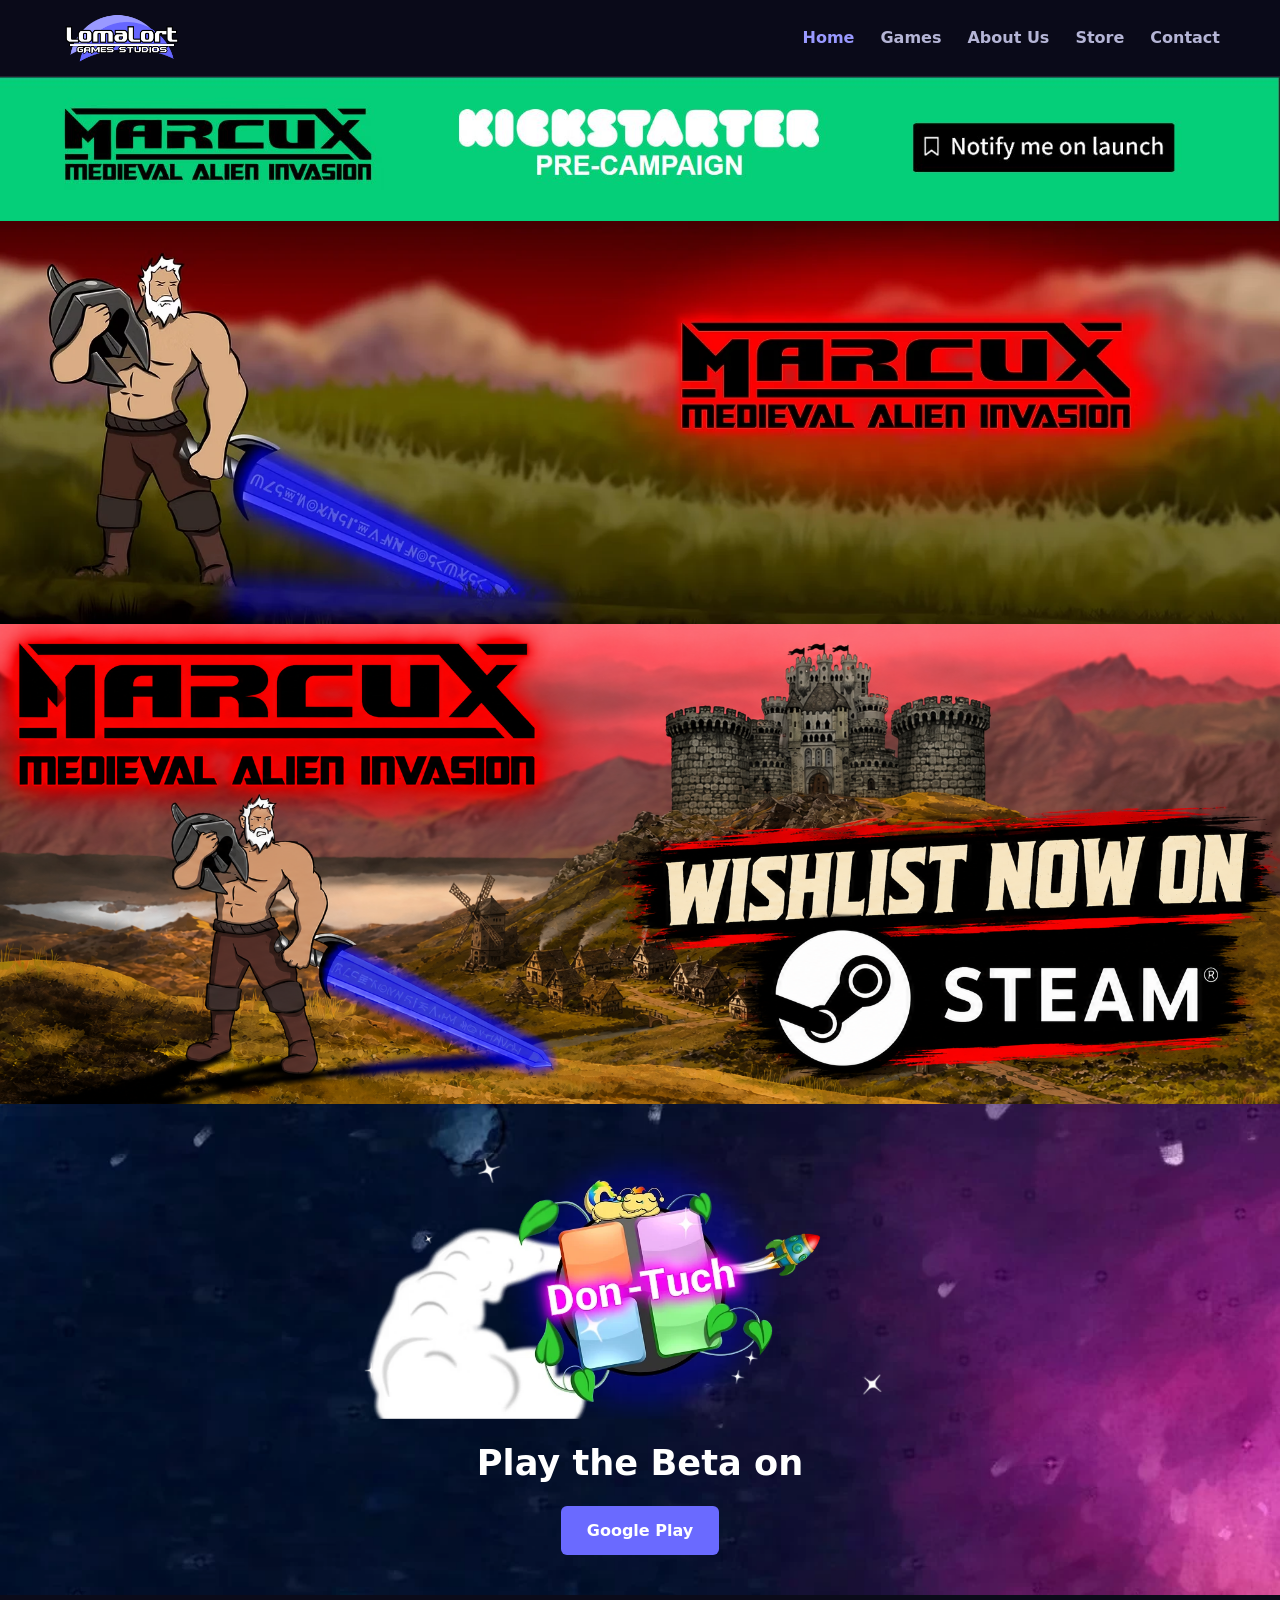
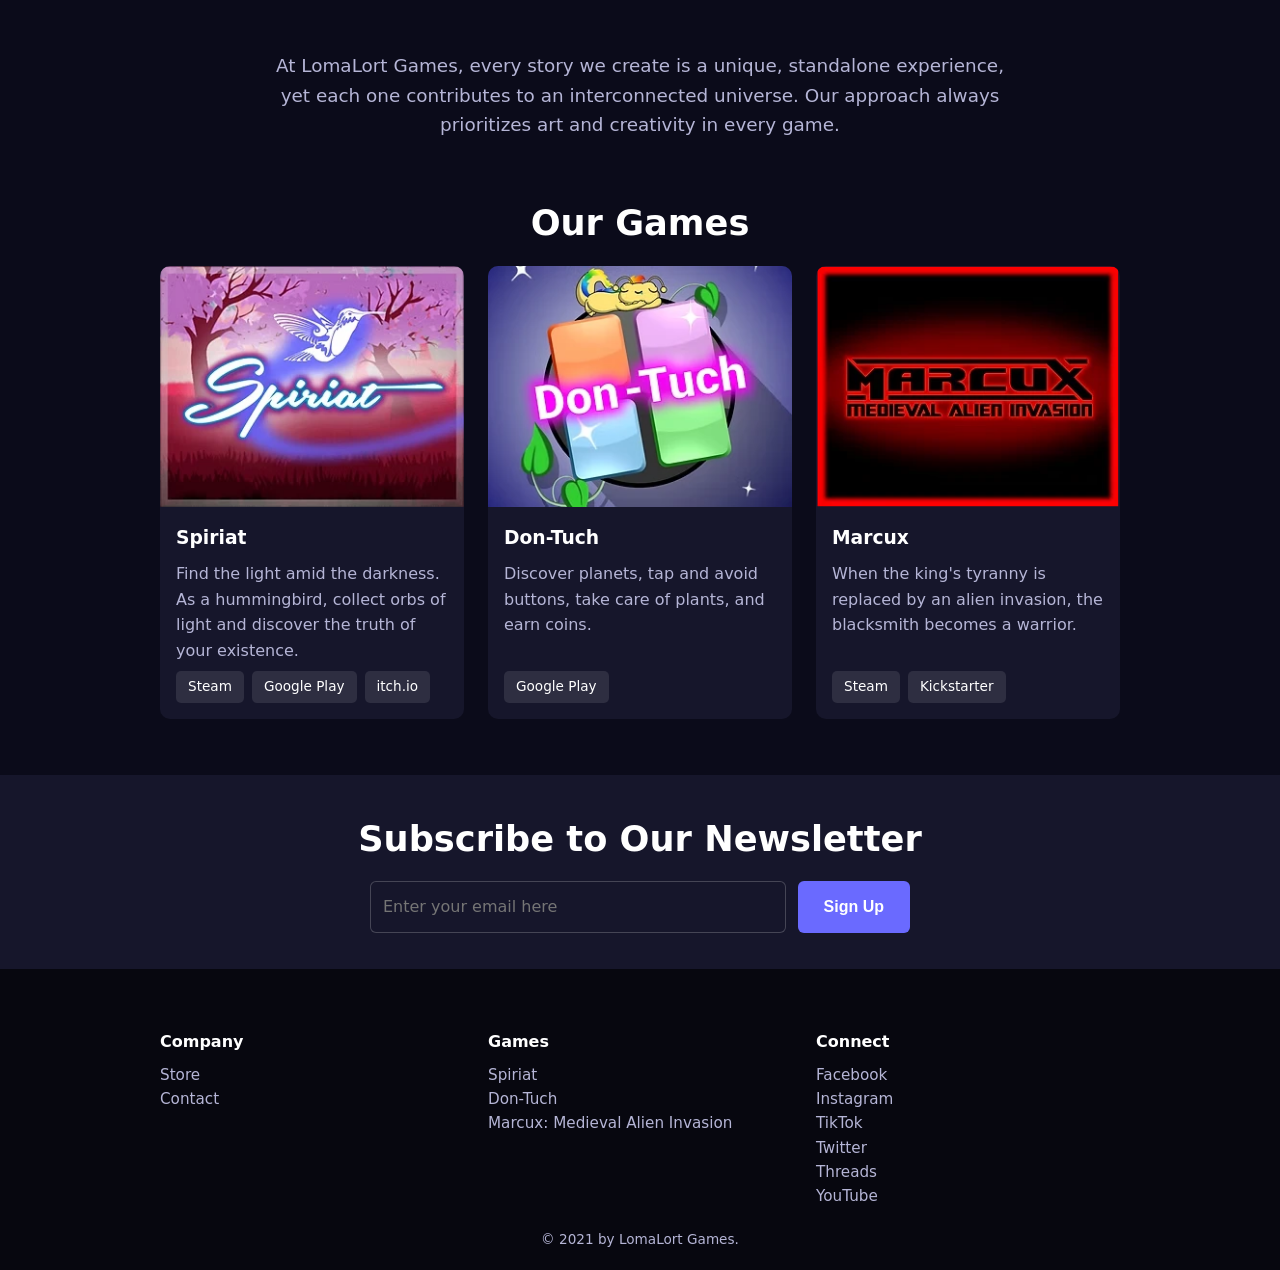
<file: index.html>
<!DOCTYPE html>
<html lang="en">
<head>
<meta charset="utf-8">
<meta name="viewport" content="width=device-width,initial-scale=1">
<title>Home | LomaLort Games</title>
<meta name="description" content="We are an indie game development studio.">
<meta property="og:title" content="Home | LomaLort Games">
<meta property="og:image" content="img/marcux-portada.webp">
<link rel="icon" href="img/logo.png">
<link rel="stylesheet" href="style.css">
</head>
<body>

<a href="https://www.kickstarter.com/projects/lomalort/marcux-medieval-alien-invasion">
  <img class="full" src="img/marcux-kickstarter.jpg" alt="Marcux on Kickstarter - Pre-campaign">
</a>

<a href="marcux.html" class="banner">
  <img class="full" src="img/marcux-portada.webp" alt="Marcux: Medieval Alien Invasion">
</a>

<!-- BANNER DE STEAM A ANCHO COMPLETO -->
<a href="https://store.steampowered.com/app/3108040/Marcux_Medieval_Alien_Invasion/" target="_blank" rel="noopener noreferrer">
  <img class="full" src="img/steam.png" alt="Marcux: Medieval Alien Invasion - Wishlist Now on Steam">
</a>

<div class="dt">
  <div class="w">
    <img src="img/dontuch-cabecera.webp" alt="Don-Tuch">
    <h2>Play the Beta on</h2>
    <a class="btn" href="https://play.google.com/store/apps/details?id=com.LomaLort.DonTuch">Google Play</a>
  </div>
</div>

<section>
  <div class="w c">
    <p class="mute" style="max-width:760px;margin:auto;font-size:1.15rem">At LomaLort Games, every story we create is a unique, standalone experience, yet each one contributes to an interconnected universe. Our approach always prioritizes art and creativity in every game.</p>
  </div>
</section>

<section id="games" style="padding-top:0">
  <div class="w">
    <h2 class="c">Our Games</h2>
    <div class="grid">
      <article class="card">
        <a href="spiriat.html"><img class="t" src="img/spiriat-icon.webp" alt="Spiriat"></a>
        <div class="b">
          <h3>Spiriat</h3>
          <p class="mute">Find the light amid the darkness. As a hummingbird, collect orbs of light and discover the truth of your existence.</p>
          <div class="lk">
            <a href="https://store.steampowered.com/app/1917950/Spiriat/">Steam</a>
            <a href="https://play.google.com/store/apps/details?id=com.LomaLort.Spiriat">Google Play</a>
            <a href="https://lomalortgames.itch.io/spiriat">itch.io</a>
          </div>
        </div>
      </article>
      <article class="card">
        <a href="copia-de-spiriat.html"><img class="t" src="img/dontuch-icon.webp" alt="Don-Tuch"></a>
        <div class="b">
          <h3>Don-Tuch</h3>
          <p class="mute">Discover planets, tap and avoid buttons, take care of plants, and earn coins.</p>
          <div class="lk">
            <a href="https://play.google.com/store/apps/details?id=com.LomaLort.DonTuch">Google Play</a>
          </div>
        </div>
      </article>
      <article class="card">
        <a href="marcux.html"><img class="t" src="img/marcux-icon.webp" alt="Marcux"></a>
        <div class="b">
          <h3>Marcux</h3>
          <p class="mute">When the king's tyranny is replaced by an alien invasion, the blacksmith becomes a warrior.</p>
          <div class="lk">
            <a href="https://store.steampowered.com/app/3108040/Marcux_Medieval_Alien_Invasion/">Steam</a>
            <a href="https://www.kickstarter.com/projects/lomalort/marcux-medieval-alien-invasion">Kickstarter</a>
          </div>
        </div>
      </article>
    </div>
  </div>
</section>

<!--
<section style="padding-top:0">
  <div class="w">
    <div class="promo">
      <h2>We are opening our store.</h2>
      <p>Explore our official merch and support us as we continue creating games, stories, characters, and worlds.</p>
      <a class="btn o" style="border-color:#fff" href="store.html">VISIT STORE</a>
    </div>
  </div>
</section>
-->

<div class="nl">
  <h2>Subscribe to Our Newsletter</h2>
  <form action="https://formspree.io/f/mljbgjpv" method="POST" data-ok>
    <input type="email" name="email" placeholder="Enter your email here" required>
    <button class="btn">Sign Up</button>
    <p class="ok" style="grid-column:1/-1">Thanks for submitting!</p>
  </form>
</div>

<script src="layout.js"></script>
</body>
</html>
</file>
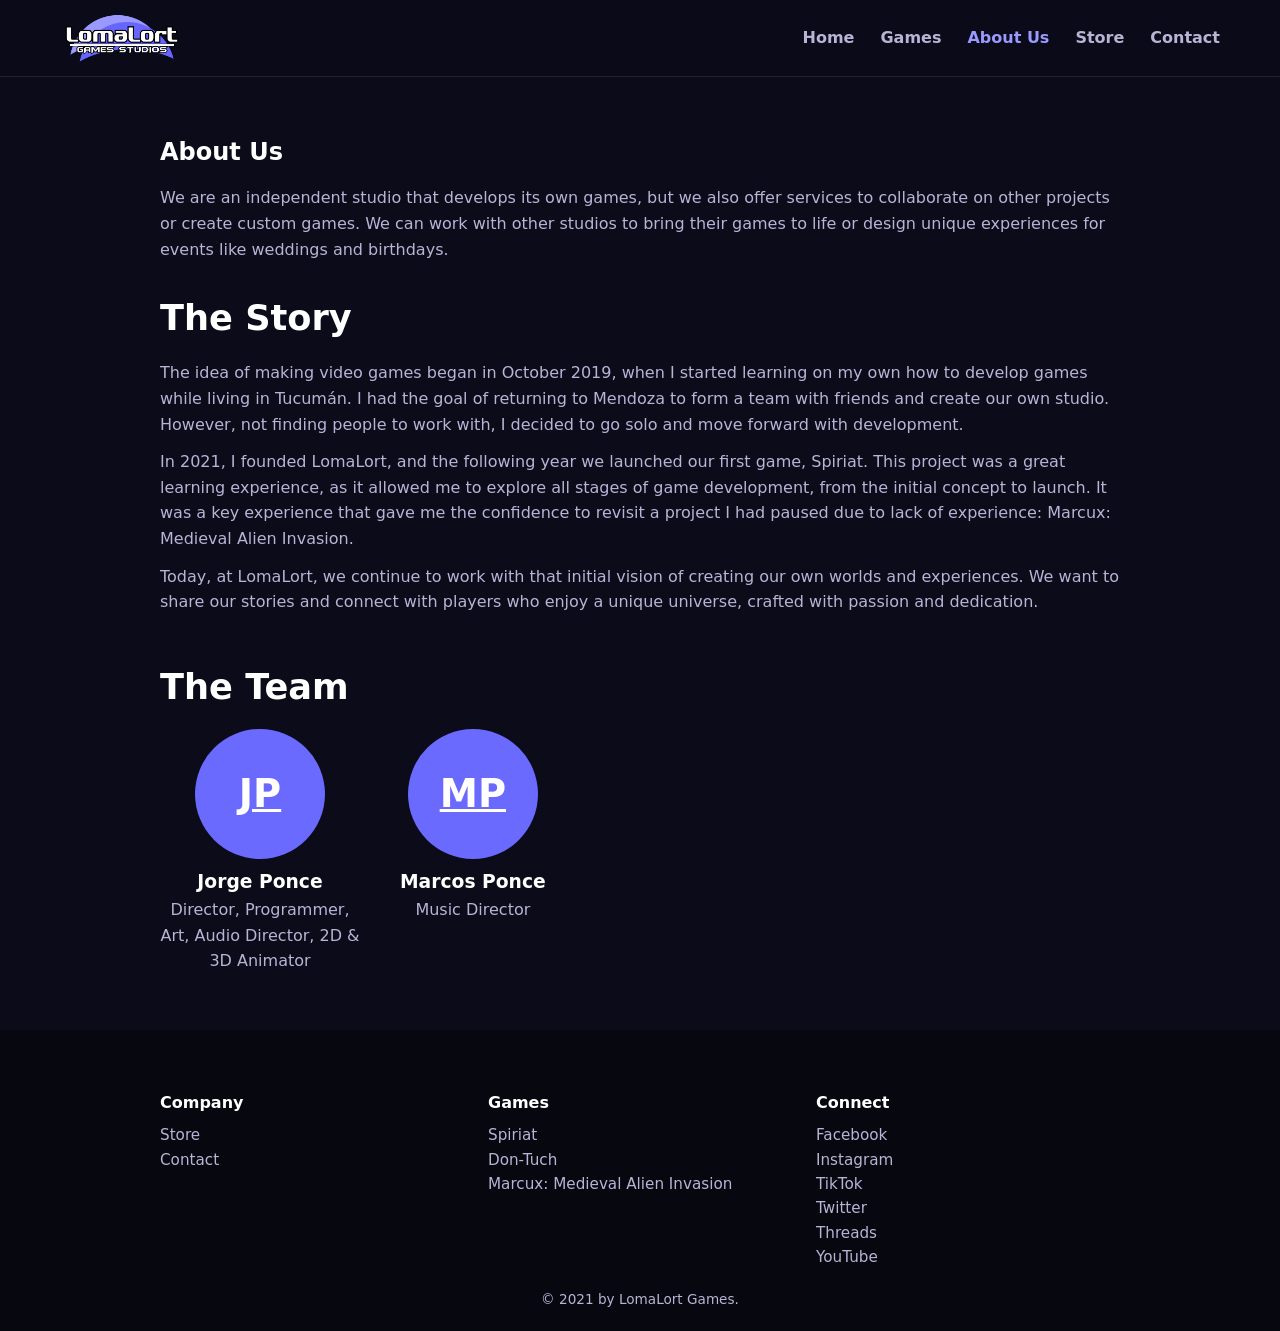
<file: about-1.html>
<!DOCTYPE html><html lang="en"><head><meta charset="utf-8"><meta name="viewport" content="width=device-width,initial-scale=1"><title>About Us | LomaLort Games</title><meta name="description" content="We are an indie game development studio; we also offer services to collaborate on other projects or create custom games."><meta property="og:title" content="About Us | LomaLort Games"><meta property="og:image" content="img/marcux-portada.webp"><link rel="icon" href="img/logo.png"><link rel="stylesheet" href="style.css"></head><body><section><div class="w"><h1>About Us</h1><p class="mute" style="margin-bottom:28px">We are an independent studio that develops its own games, but we also offer services to collaborate on other projects or create custom games. We can work with other studios to bring their games to life or design unique experiences for events like weddings and birthdays.</p>
<h2>The Story</h2><p class="mute" style="margin-bottom:12px">The idea of making video games began in October 2019, when I started learning on my own how to develop games while living in Tucumán. I had the goal of returning to Mendoza to form a team with friends and create our own studio. However, not finding people to work with, I decided to go solo and move forward with development.</p>
<p class="mute" style="margin-bottom:12px">In 2021, I founded LomaLort, and the following year we launched our first game, Spiriat. This project was a great learning experience, as it allowed me to explore all stages of game development, from the initial concept to launch. It was a key experience that gave me the confidence to revisit a project I had paused due to lack of experience: Marcux: Medieval Alien Invasion.</p>
<p class="mute">Today, at LomaLort, we continue to work with that initial vision of creating our own worlds and experiences. We want to share our stories and connect with players who enjoy a unique universe, crafted with passion and dedication.</p>
<h2 style="margin-top:44px">The Team</h2><div class="team">
<div class="pp"><a href="http://linkedin.com/in/jorge-ponce-0974aa208"><div class="av">JP</div></a><h3>Jorge Ponce</h3><p class="mute">Director, Programmer, Art, Audio Director, 2D &amp; 3D Animator</p></div>
<div class="pp"><a href="http://linkedin.com/in/marcos-ponce-30a86616a"><div class="av">MP</div></a><h3>Marcos Ponce</h3><p class="mute">Music Director</p></div></div></div></section><script src="layout.js"></script></body></html>
</file>
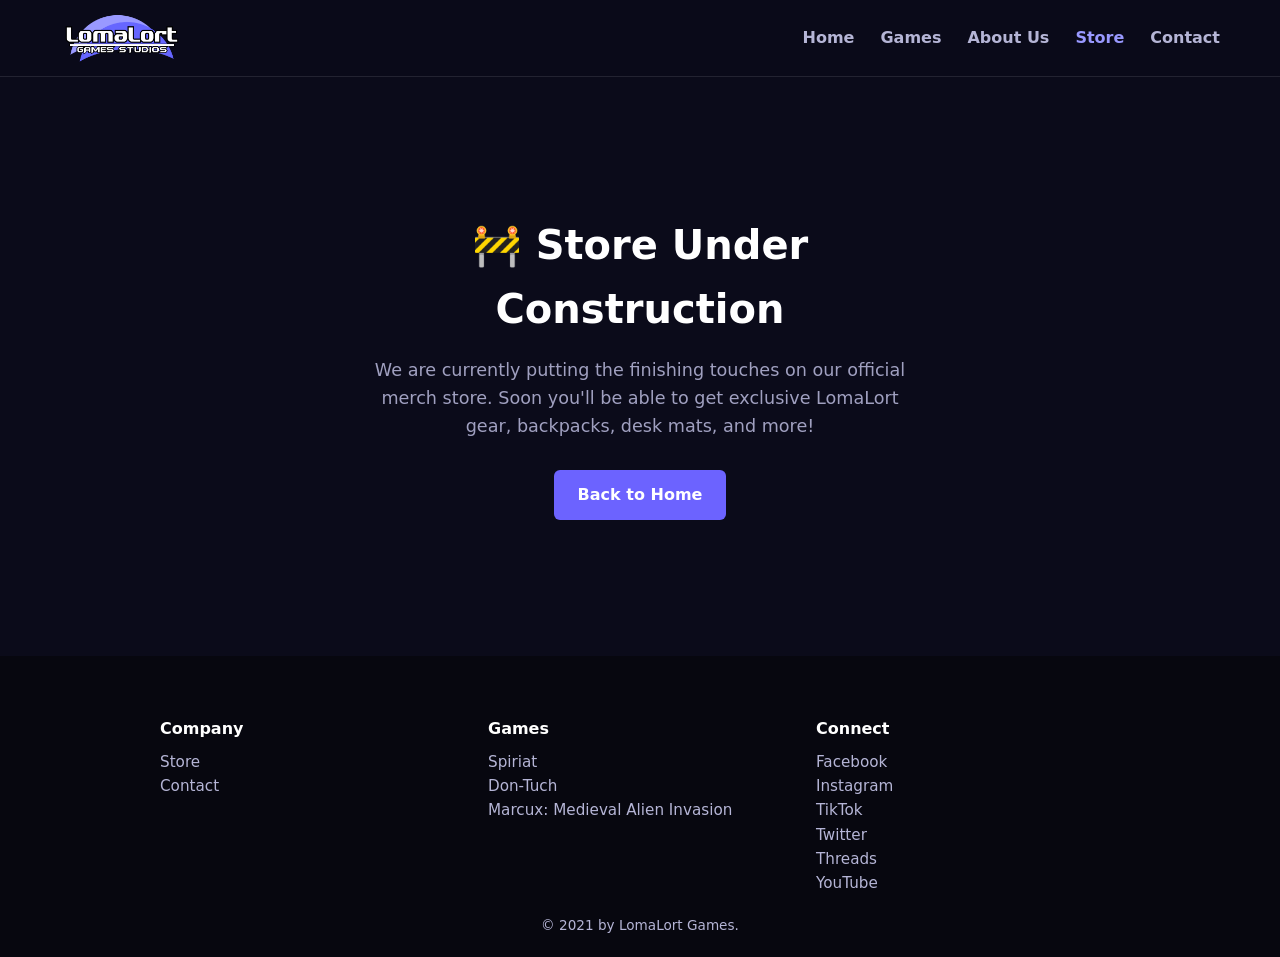
<file: coming-soon.html>
<!DOCTYPE html>
<html lang="en">
<head>
<meta charset="utf-8">
<meta name="viewport" content="width=device-width,initial-scale=1">
<title>Store Coming Soon | LomaLort Games</title>
<link rel="icon" href="img/logo.png">
<link rel="stylesheet" href="style.css">
<style>
  .soon-box {
    text-align: center;
    padding: 80px 20px;
    max-width: 600px;
    margin: 0 auto;
  }
  .soon-box h1 {
    font-size: 2.5rem;
    margin-bottom: 15px;
  }
  .soon-box p {
    color: #a0a0c0;
    font-size: 1.1rem;
    line-height: 1.6;
    margin-bottom: 30px;
  }
  .back-btn {
    display: inline-block;
    background: #6c63ff;
    color: #fff;
    padding: 12px 24px;
    border-radius: 6px;
    text-decoration: none;
    font-weight: bold;
    transition: background 0.2s;
  }
  .back-btn:hover {
    background: #574ede;
  }
</style>
</head>
<body>

<section>
  <div class="w">
    <div class="soon-box">
      <h1>🚧 Store Under Construction</h1>
      <p>We are currently putting the finishing touches on our official merch store. Soon you'll be able to get exclusive LomaLort gear, backpacks, desk mats, and more!</p>
      <a href="index.html" class="back-btn">Back to Home</a>
    </div>
  </div>
</section>

<script src="layout.js"></script>
</body>
</html>
</file>
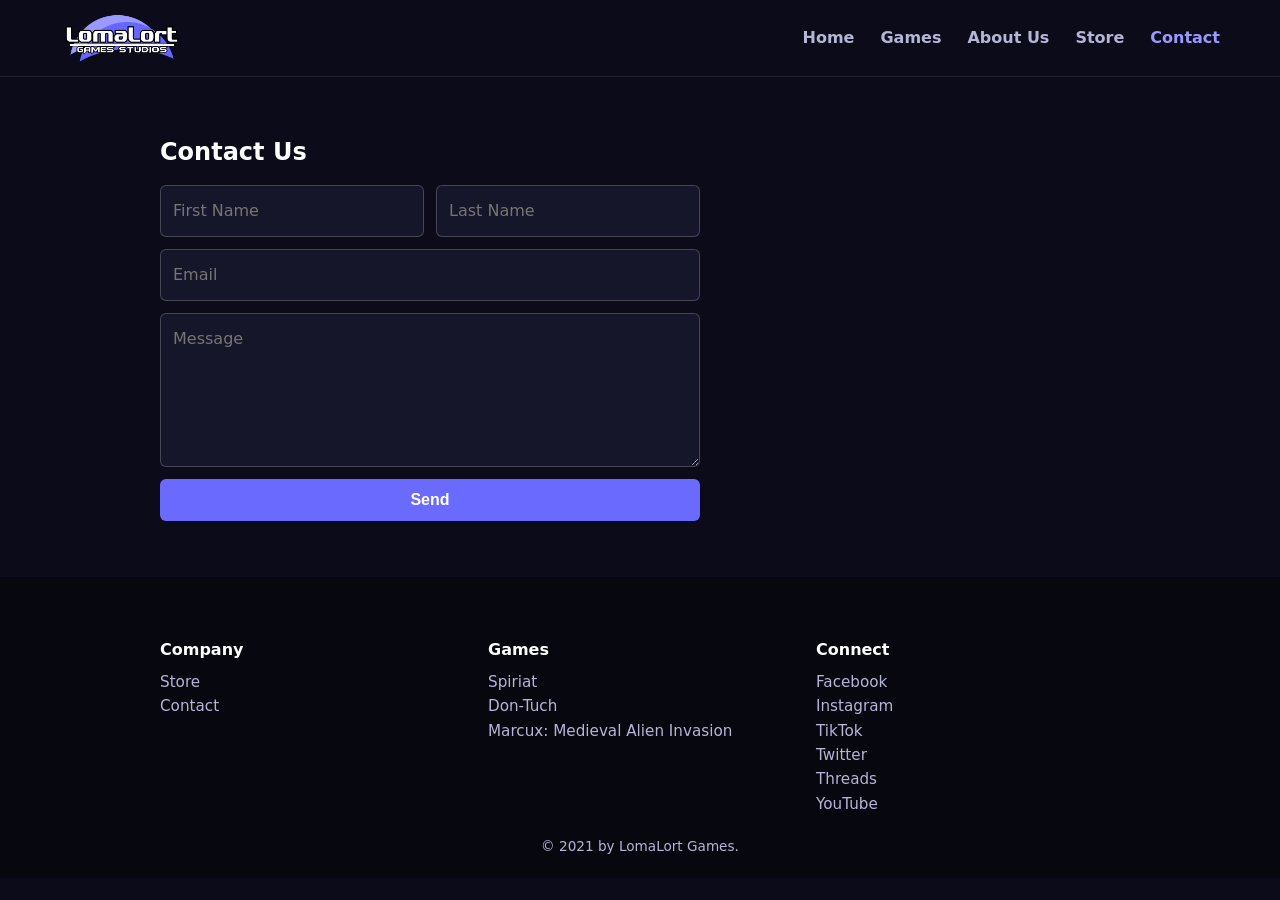
<file: contact-us.html>
<!DOCTYPE html>
<html lang="en">
<head>
<meta charset="utf-8">
<meta name="viewport" content="width=device-width,initial-scale=1">
<title>Contact Us | LomaLort Games</title>
<meta name="description" content="We are an indie game development studio.">
<meta property="og:title" content="Contact Us | LomaLort Games">
<meta property="og:image" content="img/marcux-portada.webp">
<link rel="icon" href="img/logo.png">
<link rel="stylesheet" href="style.css">
</head>
<body>
<section>
  <div class="w">
    <h1>Contact Us</h1>
    <form action="https://formspree.io/f/xppdqpyw" method="POST" data-ok>
      <div class="two">
        <input name="first_name" placeholder="First Name" required>
        <input name="last_name" placeholder="Last Name">
      </div>
      <input type="email" name="email" placeholder="Email" required>
      <textarea name="message" rows="5" placeholder="Message" required></textarea>
      <button class="btn">Send</button>
      <p class="ok">Thanks for your message!</p>
    </form>
  </div>
</section>
<script src="layout.js"></script>
</body>
</html>
</file>
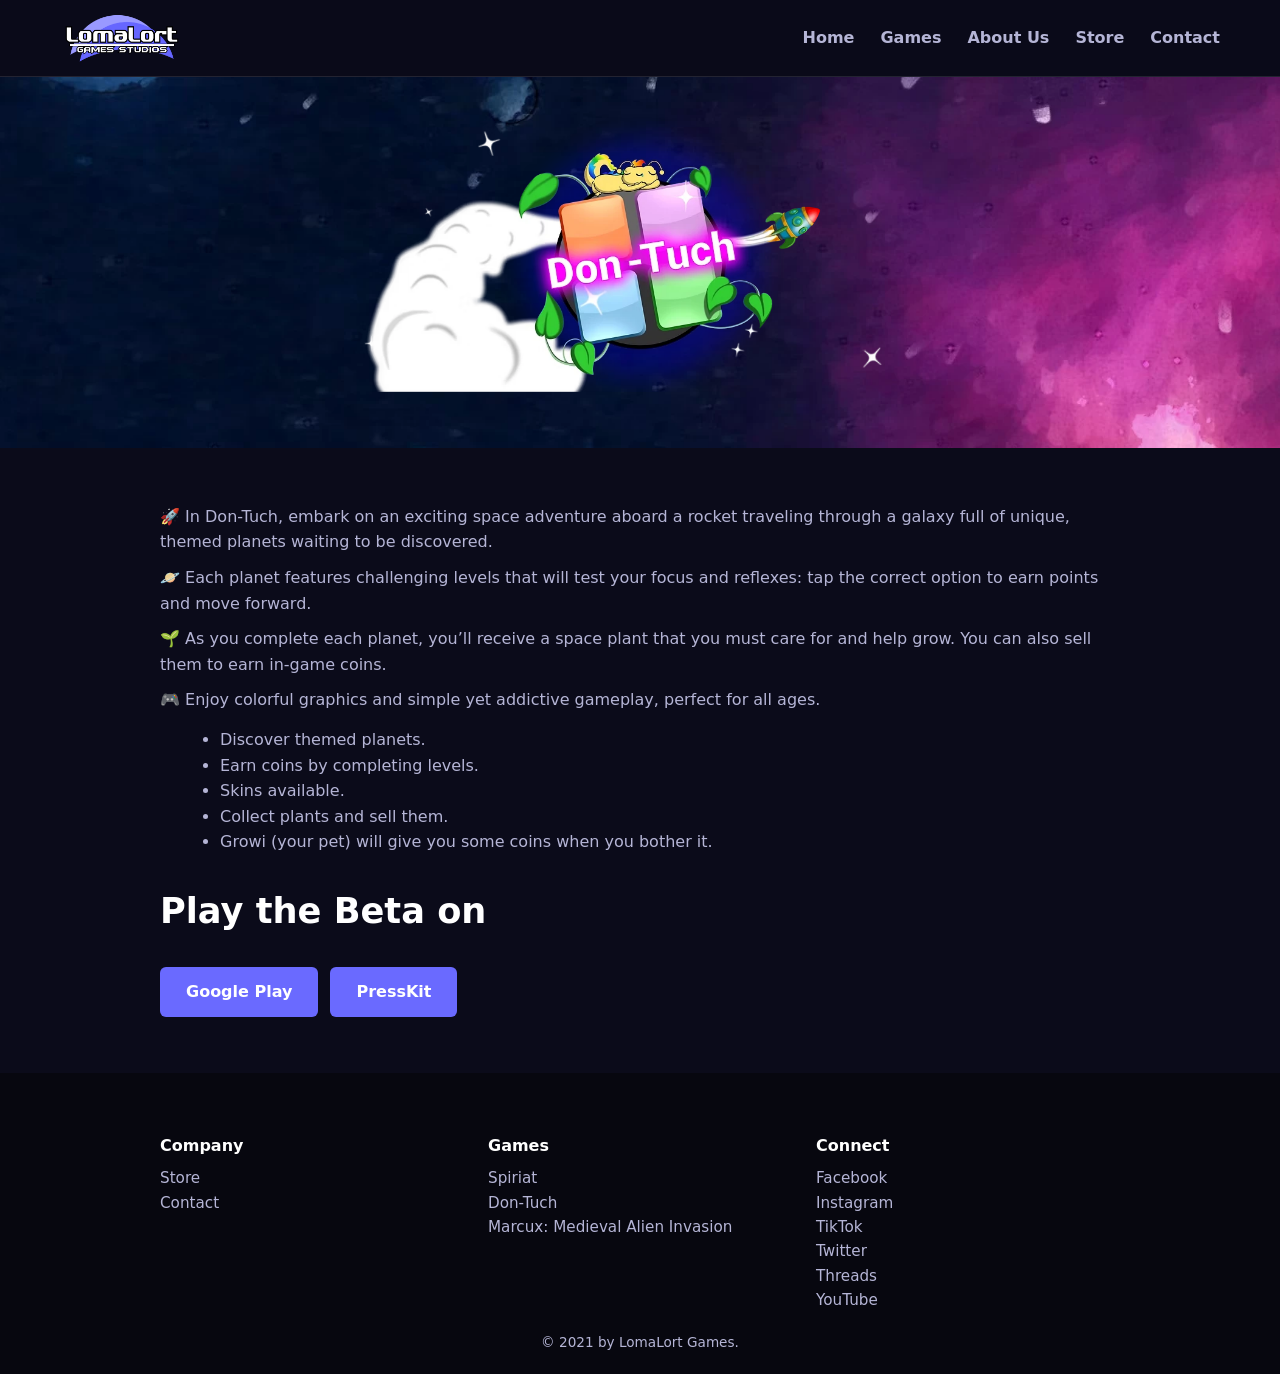
<file: copia-de-spiriat.html>
<!DOCTYPE html><html lang="en"><head><meta charset="utf-8"><meta name="viewport" content="width=device-width,initial-scale=1"><title>Don-Tuch | LomaLort Games</title><meta name="description" content="We are an indie game development studio; we also offer services to collaborate on other projects or create custom games."><meta property="og:title" content="Don-Tuch | LomaLort Games"><meta property="og:image" content="img/marcux-portada.webp"><link rel="icon" href="img/logo.png"><link rel="stylesheet" href="style.css"></head><body><div class="dt"><div class="w"><img style="max-width:560px" src="img/dontuch-cabecera.webp" alt="Don-Tuch"></div></div><section><div class="w"><p class="mute">🚀 In Don-Tuch, embark on an exciting space adventure aboard a rocket traveling through a galaxy full of unique, themed planets waiting to be discovered.</p><p class="mute" style="margin-top:10px">🪐 Each planet features challenging levels that will test your focus and reflexes: tap the correct option to earn points and move forward.</p><p class="mute" style="margin-top:10px">🌱 As you complete each planet, you’ll receive a space plant that you must care for and help grow. You can also sell them to earn in-game coins.</p><p class="mute" style="margin-top:10px">🎮 Enjoy colorful graphics and simple yet addictive gameplay, perfect for all ages.</p><ul class="mute" style="margin:14px 0 0 20px"><li>Discover themed planets.</li><li>Earn coins by completing levels.</li><li>Skins available.</li><li>Collect plants and sell them.</li><li>Growi (your pet) will give you some coins when you bother it.</li></ul><h2 style="margin-top:28px">Play the Beta on</h2><div style="margin-top:28px;display:flex;gap:12px;flex-wrap:wrap"><a class="btn" href="https://play.google.com/store/apps/details?id=com.LomaLort.DonTuch">Google Play</a> <a class="btn" href="https://drive.google.com/drive/folders/1UCZtFpNux1Bp8vanuCecFLkgoNGbirSI?usp=drive_link">PressKit</a> </div></div></section><script src="layout.js"></script></body></html>
</file>
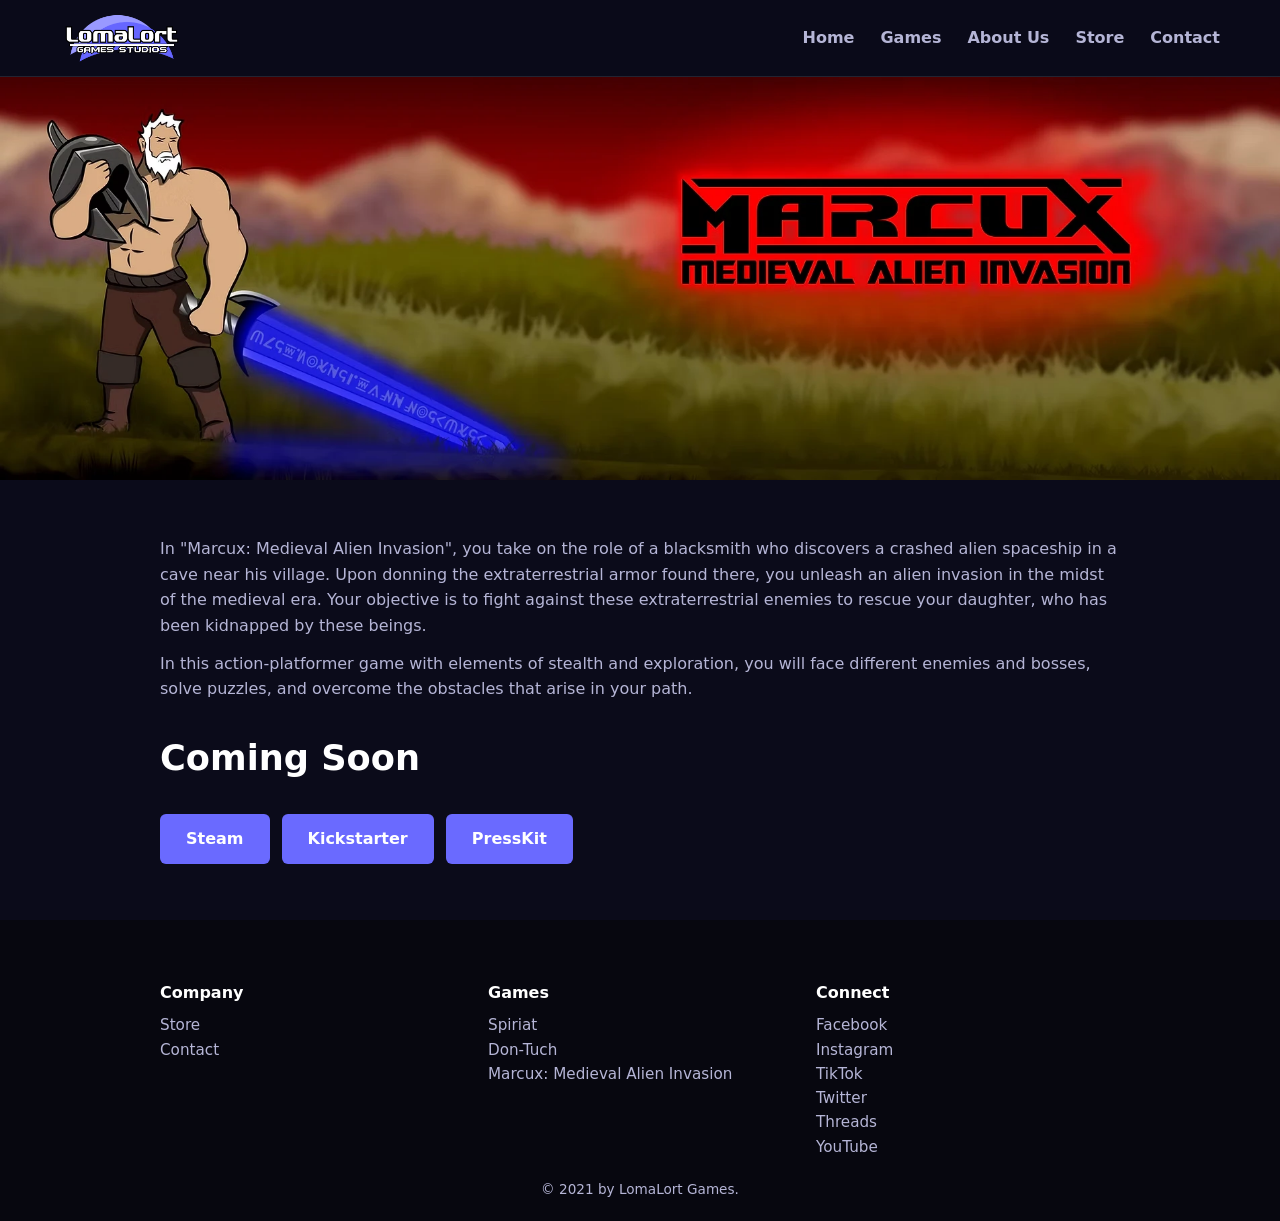
<file: marcux.html>
<!DOCTYPE html><html lang="en"><head><meta charset="utf-8"><meta name="viewport" content="width=device-width,initial-scale=1"><title>Marcux | LomaLort Games</title><meta name="description" content="We are an indie game development studio; we also offer services to collaborate on other projects or create custom games."><meta property="og:title" content="Marcux | LomaLort Games"><meta property="og:image" content="img/marcux-portada.webp"><link rel="icon" href="img/logo.png"><link rel="stylesheet" href="style.css"></head><body><img class="full" src="img/marcux-portada.webp" alt="Marcux"><section><div class="w"><p class="mute">In "Marcux: Medieval Alien Invasion", you take on the role of a blacksmith who discovers a crashed alien spaceship in a cave near his village. Upon donning the extraterrestrial armor found there, you unleash an alien invasion in the midst of the medieval era. Your objective is to fight against these extraterrestrial enemies to rescue your daughter, who has been kidnapped by these beings.</p><p class="mute" style="margin-top:12px">In this action-platformer game with elements of stealth and exploration, you will face different enemies and bosses, solve puzzles, and overcome the obstacles that arise in your path.</p><h2 style="margin-top:28px">Coming Soon</h2><div style="margin-top:28px;display:flex;gap:12px;flex-wrap:wrap"><a class="btn" href="https://store.steampowered.com/app/3108040/Marcux_Medieval_Alien_Invasion/">Steam</a> <a class="btn" href="https://www.kickstarter.com/projects/lomalort/marcux-medieval-alien-invasion">Kickstarter</a> <a class="btn" href="https://drive.google.com/drive/folders/1P8JWrkOV0uqfervbBLya2l8sEzOzEs-h?usp=sharing">PressKit</a> </div></div></section><script src="layout.js"></script></body></html>
</file>
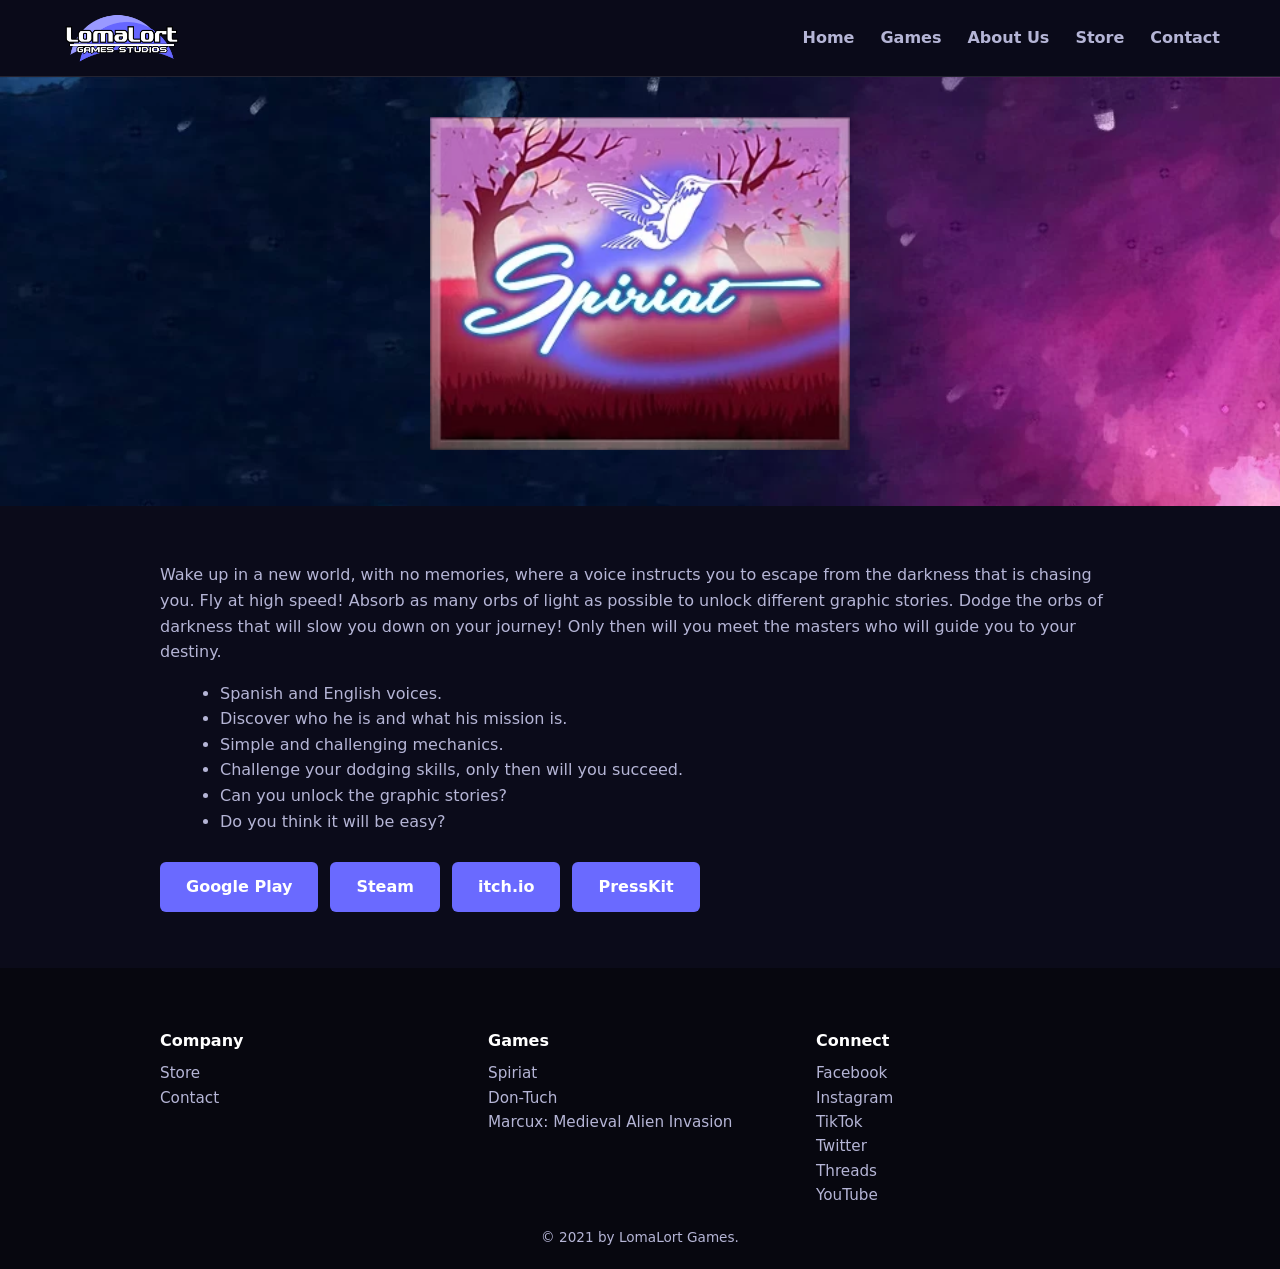
<file: spiriat.html>
<!DOCTYPE html><html lang="en"><head><meta charset="utf-8"><meta name="viewport" content="width=device-width,initial-scale=1"><title>Spiriat | LomaLort Games</title><meta name="description" content="We are an indie game development studio; we also offer services to collaborate on other projects or create custom games."><meta property="og:title" content="Spiriat | LomaLort Games"><meta property="og:image" content="img/marcux-portada.webp"><link rel="icon" href="img/logo.png"><link rel="stylesheet" href="style.css"></head><body><div class="dt"><div class="w"><img style="max-width:420px" src="img/spiriat-icon.webp" alt="Spiriat"></div></div><section><div class="w"><p class="mute">Wake up in a new world, with no memories, where a voice instructs you to escape from the darkness that is chasing you. Fly at high speed! Absorb as many orbs of light as possible to unlock different graphic stories. Dodge the orbs of darkness that will slow you down on your journey! Only then will you meet the masters who will guide you to your destiny.</p><ul class="mute" style="margin:16px 0 0 20px"><li>Spanish and English voices.</li><li>Discover who he is and what his mission is.</li><li>Simple and challenging mechanics.</li><li>Challenge your dodging skills, only then will you succeed.</li><li>Can you unlock the graphic stories?</li><li>Do you think it will be easy?</li></ul><div style="margin-top:28px;display:flex;gap:12px;flex-wrap:wrap"><a class="btn" href="https://play.google.com/store/apps/details?id=com.LomaLort.Spiriat">Google Play</a> <a class="btn" href="https://store.steampowered.com/app/1917950/Spiriat/">Steam</a> <a class="btn" href="https://lomalortgames.itch.io/spiriat">itch.io</a> <a class="btn" href="https://drive.google.com/drive/folders/1rX47cfSpcEnpebzPV-spUNP7r3ixe6Ra?usp=sharing">PressKit</a> </div></div></section><script src="layout.js"></script></body></html>
</file>
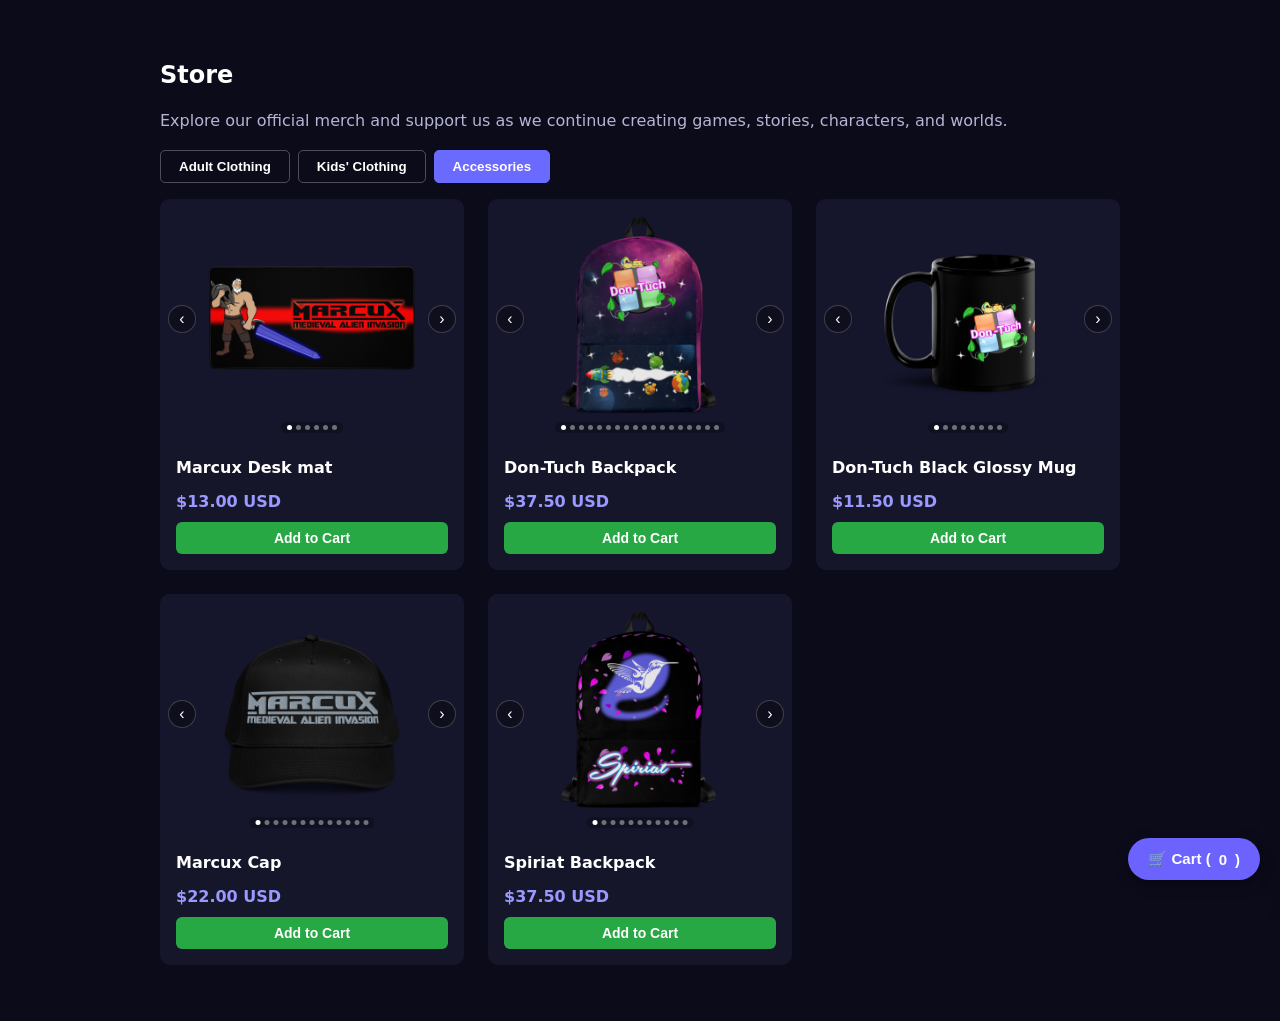
<file: store.html>
<!DOCTYPE html>
<html lang="en">
<head>
<meta charset="utf-8">
<meta name="viewport" content="width=device-width,initial-scale=1">
<title>Store | LomaLort Games</title>
<meta name="description" content="We are an indie game development studio; we also offer services to collaborate on other projects or create custom games.">
<meta property="og:title" content="Store | LomaLort Games">
<meta property="og:image" content="img/marcux-portada.webp">
<link rel="icon" href="img/logo.png">
<link rel="stylesheet" href="style.css">
<style>
  /* Estilos del carrusel y botones */
  .ph { 
    position: relative; 
    overflow: hidden; 
    padding: 10px; 
    background: #15162c; 
    height: 240px; 
    display: flex;
    align-items: center;
    justify-content: center;
  }
  .ph img { 
    max-width: 100%; 
    max-height: 100%; 
    object-fit: contain; 
    display: block; 
  }
  .sld-btn {
    position: absolute; top: 50%; transform: translateY(-50%);
    background: rgba(13, 14, 28, 0.85); color: #fff; border: 1px solid rgba(255,255,255,0.2);
    width: 28px; height: 28px; border-radius: 50%; cursor: pointer;
    display: flex; align-items: center; justify-content: center; font-size: 16px; z-index: 2;
  }
  .sld-btn:hover { background: #6c63ff; }
  .sld-prev { left: 8px; }
  .sld-next { right: 8px; }
  .sld-dots {
    position: absolute; bottom: 6px; left: 50%; transform: translateX(-50%);
    display: flex; gap: 4px; z-index: 2; background: rgba(13, 14, 28, 0.7);
    padding: 3px 6px; border-radius: 10px; max-width: 90%; overflow-x: auto;
  }
  .sld-dot { width: 5px; height: 5px; border-radius: 50%; background: rgba(255,255,255,0.4); flex-shrink: 0; }
  .sld-dot.active { background: #fff; }

  /* Botón flotante del carrito */
  .cart-float-btn {
    position: fixed; bottom: 20px; right: 20px; background: #6c63ff; color: #fff;
    border: none; padding: 12px 20px; border-radius: 30px; font-weight: bold;
    cursor: pointer; box-shadow: 0 4px 15px rgba(0,0,0,0.3); z-index: 999;
    display: flex; align-items: center; gap: 8px; font-size: 15px; transition: background 0.2s;
  }
  .cart-float-btn:hover { background: #574ede; }

  /* Panel lateral del carrito (Drawer) */
  .cart-drawer {
    position: fixed; top: 0; right: -400px; width: 380px; height: 100%;
    background: #121324; box-shadow: -5px 0 25px rgba(0,0,0,0.5); z-index: 1000;
    transition: right 0.3s ease; display: flex; flex-direction: column; color: #fff;
    border-left: 1px solid rgba(255,255,255,0.1);
  }
  .cart-drawer.open { right: 0; }
  .cart-header {
    padding: 20px; border-bottom: 1px solid rgba(255,255,255,0.1);
    display: flex; justify-content: space-between; align-items: center;
  }
  .cart-header h3 { margin: 0; font-size: 18px; }
  .close-cart { background: none; border: none; color: #aaa; font-size: 22px; cursor: pointer; }
  .close-cart:hover { color: #fff; }
  .cart-body { padding: 20px; flex-grow: 1; overflow-y: auto; display: flex; flex-direction: column; gap: 15px; }
  .cart-item {
    display: flex; justify-content: space-between; align-items: center;
    background: rgba(255,255,255,0.03); padding: 10px 15px; border-radius: 8px;
    border: 1px solid rgba(255,255,255,0.05);
  }
  .cart-item-info h5 { margin: 0 0 4px 0; font-size: 14px; }
  .cart-item-info span { font-size: 13px; color: #a0a0c0; }
  .cart-item-remove { background: none; border: none; color: #ff5c5c; cursor: pointer; font-size: 16px; }
  .cart-footer {
    padding: 20px; border-top: 1px solid rgba(255,255,255,0.1);
    background: #0d0e1c; display: flex; flex-direction: column; gap: 12px;
  }
  .cart-total { display: flex; justify-content: space-between; font-size: 16px; font-weight: bold; }
  .checkout-btn {
    background: #28a745; color: #fff; border: none; padding: 12px; border-radius: 6px;
    font-weight: bold; cursor: pointer; text-align: center; font-size: 15px; text-decoration: none;
  }
  .checkout-btn:hover { background: #218838; }
  .empty-cart { text-align: center; color: #888; margin-top: 40px; }
</style>
</head>
<body>

<section>
<div class="w">
<h1>Store</h1>
<p class="mute">Explore our official merch and support us as we continue creating games, stories, characters, and worlds.</p>
<div class="tabs" id="tb"></div>
<div class="grid" id="pd"></div>
</div>
</section>

<!-- Botón flotante para abrir el carrito -->
<button class="cart-float-btn" onclick="toggleCart()">
  🛒 Cart (<span id="cart-count">0</span>)
</button>

<!-- Panel lateral deslizante del carrito -->
<div class="cart-drawer" id="cartDrawer">
  <div class="cart-header">
    <h3>Your Shopping Cart</h3>
    <button class="close-cart" onclick="toggleCart()">&times;</button>
  </div>
  <div class="cart-body" id="cart-items-container">
    <!-- Los productos se cargan aquí de forma dinámica -->
  </div>
  <div class="cart-footer">
    <div class="cart-total">
      <span>Total:</span>
      <span id="cart-total-price">$0.00 USD</span>
    </div>
    <button class="checkout-btn" onclick="checkoutCart()">Proceed to Checkout</button>
  </div>
</div>

<script>
// Función para generar las rutas automáticas estándar
const itemImgs = (folder, fileBase, total) => 
  Array.from({ length: total }, (_, i) => `img/store/${folder}/${fileBase} (${i + 1}).png`);

// Lista específica para la gorra
const capImgs = [
  ...Array.from({ length: 6 }, (_, i) => `img/store/4. marcux cap/Marcux panel cap (${i + 1}).png`),
  ...Array.from({ length: 7 }, (_, i) => `img/store/4. marcux cap/Marcux people cap (${i + 1}).png`)
];

// Lista unificada para la mochila de Spiriat
const spiriatBackpackImgs = [
  ...itemImgs('5. spiriat backpack', 'spiriat backpack', 8),
  ...Array.from({ length: 3 }, (_, i) => `img/store/5. spiriat backpack/spiriat backpack kid (${i + 1}).png`)
];

// Catálogo completo con enlaces de Stripe
const C = {
  'Adult Clothing': [],
  "Kids' Clothing": [],
  'Accessories': [
    ['Marcux Desk mat', 13.00, itemImgs('1. desk-mat marcux', 'desk-mat marcux', 6), 'https://buy.stripe.com/3cI00l1Pa5tL2pnfY7aEE00'],
    ['Don-Tuch Backpack', 37.50, itemImgs('2. don-tuch backpack', 'don-tuch backpack', 18), 'https://buy.stripe.com/5kQcN73Xi8FXe85cLVaEE06'],
    ['Don-Tuch Black Glossy Mug', 11.50, itemImgs('3. don-tuch black glossy mug', 'don-tuch black glossy mug', 8), 'https://buy.stripe.com/dRmfZj9hCf4l8NL9zJaEE02'],
    ['Marcux Cap', 22.00, capImgs, 'https://buy.stripe.com/00wbJ30L6cWd3trfY7aEE03'],
    ['Spiriat Backpack', 37.50, spiriatBackpackImgs, 'https://buy.stripe.com/bJe4gB9hC9K13tr5jtaEE04']
  ]
};

let cur = 'Accessories';
let cart = JSON.parse(localStorage.getItem('lomalort_cart')) || [];

function moveSlide(btn, dir) {
  const box = btn.closest('.ph');
  const list = JSON.parse(box.dataset.imgs);
  let idx = (parseInt(box.dataset.idx) + dir + list.length) % list.length;
  box.dataset.idx = idx;
  box.querySelector('img').src = list[idx];
  box.querySelectorAll('.sld-dot').forEach((d, i) => d.classList.toggle('active', i === idx));
}

function r() {
  tb.innerHTML = Object.keys(C).map(c => `<button class="${c === cur ? 'on' : ''}" data-c="${c}">${c}</button>`).join('');
  
  pd.innerHTML = C[cur].map(([name, price, list, link]) => {
    const multi = list.length > 1;
    return `
      <article class="card">
        <div class="ph" data-imgs='${JSON.stringify(list)}' data-idx="0">
          <img src="${list[0]}" alt="${name}" loading="lazy">
          ${multi ? `
            <button type="button" class="sld-btn sld-prev" onclick="moveSlide(this, -1)">‹</button>
            <button type="button" class="sld-btn sld-next" onclick="moveSlide(this, 1)">›</button>
            <div class="sld-dots">${list.map((_, i) => `<span class="sld-dot ${i === 0 ? 'active' : ''}"></span>`).join('')}</div>
          ` : ''}
        </div>
        <div class="b">
          <h4>${name}</h4>
          <span class="pr">$${price.toFixed(2)} USD</span>
          <div class="lk">
            <button class="checkout-btn" style="width:100%; padding:8px; font-size:14px;" onclick="addToCart('${name}', ${price}, '${link}')">Add to Cart</button>
          </div>
        </div>
      </article>
    `;
  }).join('');
}

// Funciones del Carrito
function toggleCart() {
  document.getElementById('cartDrawer').classList.toggle('open');
}

function addToCart(name, price, link) {
  cart.push({ name, price, link });
  updateCart();
  toggleCart(); // Abre el carrito automáticamente al agregar un producto
}

function removeFromCart(index) {
  cart.splice(index, 1);
  updateCart();
}

function updateCart() {
  localStorage.setItem('lomalort_cart', JSON.stringify(cart));
  document.getElementById('cart-count').innerText = cart.length;
  
  const container = document.getElementById('cart-items-container');
  if (cart.length === 0) {
    container.innerHTML = `<div class="empty-cart">Your cart is empty.</div>`;
    document.getElementById('cart-total-price').innerText = '$0.00 USD';
    return;
  }
  
  let total = 0;
  container.innerHTML = cart.map((item, index) => {
    total += item.price;
    return `
      <div class="cart-item">
        <div class="cart-item-info">
          <h5>${item.name}</h5>
          <span>$${item.price.toFixed(2)} USD</span>
        </div>
        <button class="cart-item-remove" onclick="removeFromCart(${index})">🗑️</button>
      </div>
    `;
  }).join('');
  
  document.getElementById('cart-total-price').innerText = `$${total.toFixed(2)} USD`;
}

function checkoutCart() {
  if (cart.length === 0) {
    alert('Your cart is empty!');
    return;
  }
  // Abre el link de pago del primer producto en el carrito (o puedes gestionar múltiples pestañas)
  window.open(cart[0].link, '_blank');
}

tb.onclick = e => {
  if (e.target.dataset.c) {
    cur = e.target.dataset.c;
    r();
  }
};

r();
updateCart();
</script>
<script src="layout.js"></script>
</body>
</html>
</file>
<file: style.css>
:root{--bg:#0b0b1a;--card:#16162b;--ink:#fff;--mute:#b5b5d6;--p:#6a6aff;--p2:#9999ff}
*{box-sizing:border-box;margin:0}html{scroll-behavior:smooth}
body{font-family:system-ui,-apple-system,Segoe UI,Roboto,sans-serif;background:var(--bg);color:var(--ink);line-height:1.6}
img{max-width:100%;display:block}a{color:inherit}
.w{max-width:1000px;margin:auto;padding:0 20px}
section{padding:56px 0}h1,h2{margin-bottom:14px}h2{font-size:clamp(1.5rem,4vw,2.2rem)}
.mute{color:var(--mute)}.c{text-align:center}
header{position:sticky;top:0;z-index:9;background:#0b0b1af0;border-bottom:1px solid #ffffff1a}
header .w{display:flex;justify-content:space-between;align-items:center;height:76px;max-width:1200px}
header img{height:60px}nav{display:flex;gap:26px}
nav a{text-decoration:none;font-weight:600;color:var(--mute)}nav a:hover,nav a.on{color:var(--p2)}
#bg{display:none;background:none;border:0;color:#fff;font-size:1.8rem}
.btn{display:inline-block;padding:12px 26px;border-radius:6px;background:var(--p);color:#fff;font-weight:700;text-decoration:none;border:0;cursor:pointer;font-size:1rem}
.btn:hover{background:var(--p2)}.btn.o{background:none;border:2px solid var(--p)}
.full{width:100%;display:block}.banner{display:block}
.dt{background:url(img/dontuch-fondo.webp) center/cover;padding:40px 0;text-align:center}
.dt img{margin:0 auto 16px;max-width:560px;width:100%}
.grid{display:grid;gap:24px;grid-template-columns:repeat(auto-fit,minmax(230px,1fr))}
.card{background:var(--card);border-radius:10px;overflow:hidden;display:flex;flex-direction:column}
.card .b{padding:16px;display:flex;flex-direction:column;gap:8px;flex:1}
.card img.t{aspect-ratio:315/250;object-fit:cover;width:100%}
.lk{display:flex;gap:8px;flex-wrap:wrap;margin-top:auto}
.lk a{font-size:.85rem;padding:5px 12px;border-radius:5px;background:#ffffff1a;text-decoration:none}.lk a:hover{background:var(--p)}
.promo{background:linear-gradient(90deg,#3a3acc,#6a6aff);text-align:center;padding:48px 20px;border-radius:12px}
.promo p{margin-bottom:18px}
.feat{display:flex;gap:16px;align-items:flex-start;margin-bottom:22px}.feat span{font-size:2.2rem}
.team{display:flex;gap:40px;flex-wrap:wrap}.pp{text-align:center;max-width:200px}
.av{width:130px;height:130px;border-radius:50%;background:var(--p);display:grid;place-items:center;font-size:2.4rem;font-weight:800;margin:0 auto 8px}
.tabs{display:flex;gap:8px;flex-wrap:wrap;margin:16px 0}
.tabs button{padding:8px 18px;border-radius:5px;border:1px solid #ffffff44;background:none;color:#fff;cursor:pointer;font-weight:600}
.tabs button.on{background:var(--p);border-color:var(--p)}
.ph{aspect-ratio:1;background:linear-gradient(135deg,#25254a,#16162b);display:grid;place-items:center;color:var(--mute);text-align:center;padding:12px;font-size:.9rem}
.pr{color:var(--p2);font-weight:700}
form{display:grid;gap:12px;max-width:540px}.two{display:grid;grid-template-columns:1fr 1fr;gap:12px}
input,textarea{width:100%;padding:12px;border-radius:6px;border:1px solid #ffffff33;background:var(--card);color:#fff;font:inherit}
.ok{color:#7ee787;display:none}
.nl{background:var(--card);padding:36px 20px;text-align:center}.nl form{margin:14px auto 0;grid-template-columns:1fr auto}
footer{background:#07070f;padding:40px 0 20px}
.fc{display:grid;gap:24px;grid-template-columns:repeat(auto-fit,minmax(180px,1fr));margin:20px 0}
.fc h4{margin-bottom:8px}.fc a{display:block;color:var(--mute);text-decoration:none;font-size:.95rem}.fc a:hover{color:var(--p2)}
.cp{color:var(--mute);font-size:.85rem;text-align:center;margin-top:20px}
@media(max-width:760px){#bg{display:block}nav{display:none;position:absolute;top:76px;left:0;right:0;background:var(--bg);flex-direction:column;padding:16px 20px}nav.open{display:flex}.two,.nl form{grid-template-columns:1fr}}
/* --- TARJETA CTA STEAM INTERACTIVA --- */
.steam-cta-card {
  display: flex;
  align-items: center;
  justify-content: space-between;
  gap: 20px;
  width: 100%;
  box-sizing: border-box;
  margin: 0 auto;
  padding: 24px 28px;
  background: linear-gradient(135deg, #140808 0%, #2b0909 55%, #0f172a 100%);
  border: 2px solid #dc2626;
  border-radius: 12px;
  text-decoration: none;
  color: #ffffff;
  box-shadow: 0 8px 25px rgba(220, 38, 38, 0.35);
  transition: transform 0.2s ease, box-shadow 0.2s ease, border-color 0.2s ease;
  cursor: pointer;
}

.steam-cta-card:hover {
  transform: translateY(-4px) scale(1.01);
  border-color: #38bdf8;
  box-shadow: 0 12px 32px rgba(56, 189, 248, 0.45);
}

.steam-cta-badge {
  display: inline-block;
  font-size: 0.75rem;
  font-weight: 700;
  letter-spacing: 1.5px;
  color: #38bdf8;
  margin-bottom: 6px;
}

.steam-cta-title {
  margin: 0 0 6px 0;
  font-size: 1.35rem;
  font-weight: 800;
  letter-spacing: 0.5px;
  color: #ffffff;
}

.steam-cta-subtitle {
  margin: 0;
  font-size: 0.92rem;
  color: #cbd5e1;
}

.steam-cta-action span {
  display: inline-block;
  padding: 12px 20px;
  background-color: #dc2626;
  color: #ffffff;
  font-weight: 800;
  font-size: 0.9rem;
  border-radius: 8px;
  white-space: nowrap;
  transition: background-color 0.2s ease;
}

.steam-cta-card:hover .steam-cta-action span {
  background-color: #ef4444;
}

@media (max-width: 760px) {
  .steam-cta-card {
    flex-direction: column;
    text-align: center;
    padding: 20px;
  }
}
</file>
